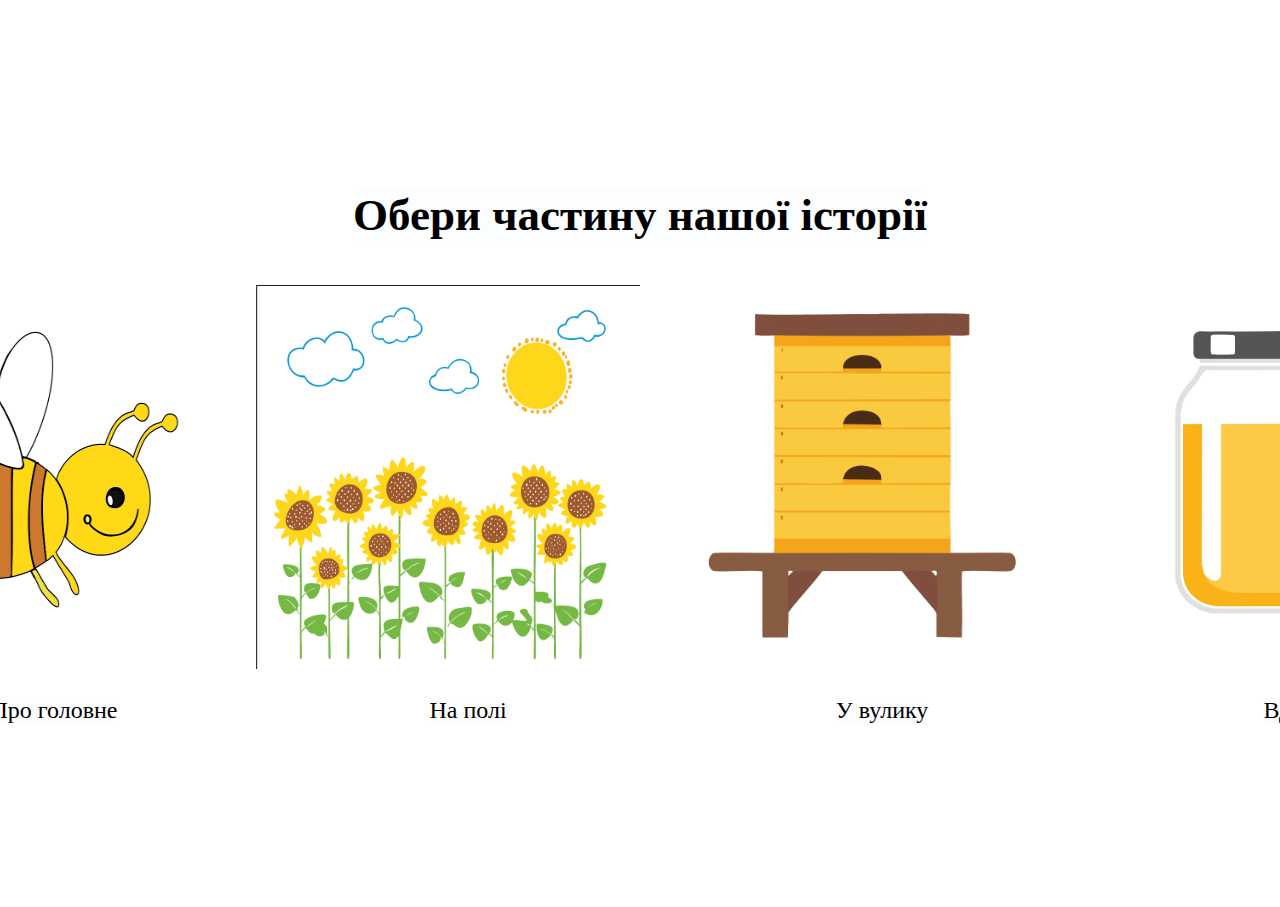
<file: index.html>
<!DOCTYPE html>
<html lang="en">
<head>
    <meta charset="UTF-8">
    <meta name="viewport" content="width=device-width, initial-scale=1.0">
    <link rel="icon" href="res/logo.png" type="image/png">
    <title>Home</title>
    <link rel="stylesheet" href="style.css">
</head>
<body>
    <div class="main">
        <div class="head">
        <h1 class="header">Обери частину нашої історії</h1>
    </div>
    <div class="parts">
        <div class="part">
            <a href="index_2.html"><img src="res/bee.png" alt="pole" width="384px" height="384px"></a>
        <p>Про головне</p>
        </div>
        <div class="part">
            <a href="index_3.html"><img src="res/pole.png" alt="pole" width="384px" height="384px"></a>
            <p>На полі</p>
        </div>
        <div class="part">
            <a href="index_4.html"><img src="res/home.png" alt="pole" width="384px" height="384px"></a>
            <p>У вулику</p>
        </div>
        <div class="part">
            <a href="index_5.html"><img src="res/honey.png" alt="pole" width="384px" height="384px"></a>
            <p>Вдома</p>
        </div>
    </div>
</div>
    
</body>
</html>
</file>
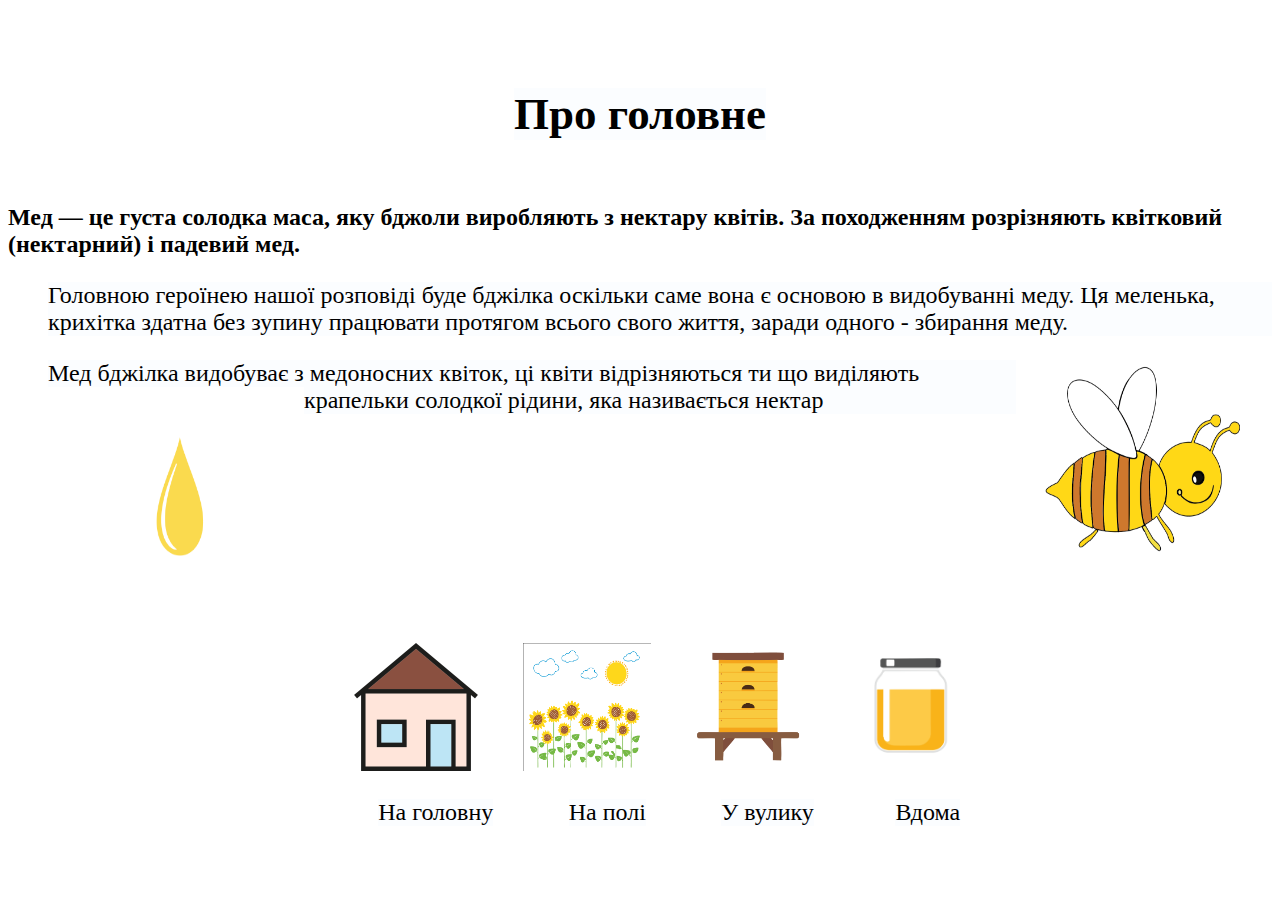
<file: index_2.html>
<!DOCTYPE html>
<html lang="en">
<head>
    <meta charset="UTF-8">
    <meta name="viewport" content="width=device-width, initial-scale=1.0">
    <link rel="icon" href="res/logo.png" type="image/png">
    <title>About</title>
    <link rel="stylesheet" href="style.css">
</head>
<body>
    <div class="main">
        <div class="head">
        <h1 class="header">Про головне</h1>
    </div>
    <div class="info">
        <h2>Мед — це густа солодка маса, яку бджоли виробляють з нектару квітів. За походженням розрізняють квітковий (нектарний) і падевий мед.
        </h2>
        <p>Головною героїнею нашої розповіді буде бджілка оскільки саме вона є основою в видобуванні меду. Ця меленька, крихітка здатна без зупину працювати протягом 
всього свого життя, заради одного - збирання меду.<img class="image" src="res/bee.png" width="256px" height="256px"></p>
        <p>Мед бджілка видобуває з медоносних квіток, ці квіти відрізняються ти що виділяють крапельки солодкої рідини, яка називається нектар<img class= "image_left" src="res/nektar.png" width="256px" height="256px" ></p>
    </div>
    <div class="parts">
        <div class="part">
            <a href="index.html"><img src="res/start.png" alt="pole" width="128px" height="128px"></a>
        <p>На головну</p>
        </div>
        <div class="part">
            <a href="index_3.html"><img src="res/pole.png" alt="pole" width="128px" height="128px"></a>
            <p>На полі</p>
        </div>
        <div class="part">
            <a href="index_4.html"><img src="res/home.png" alt="pole" width="128px" height="128px"></a>
            <p>У вулику</p>
        </div>
        <div class="part">
            <a href="index_5.html"><img src="res/honey.png" alt="pole" width="128px" height="128px"></a>
            <p>Вдома</p>
        </div>
    </div>
</div>
</body>
</html>
</file>
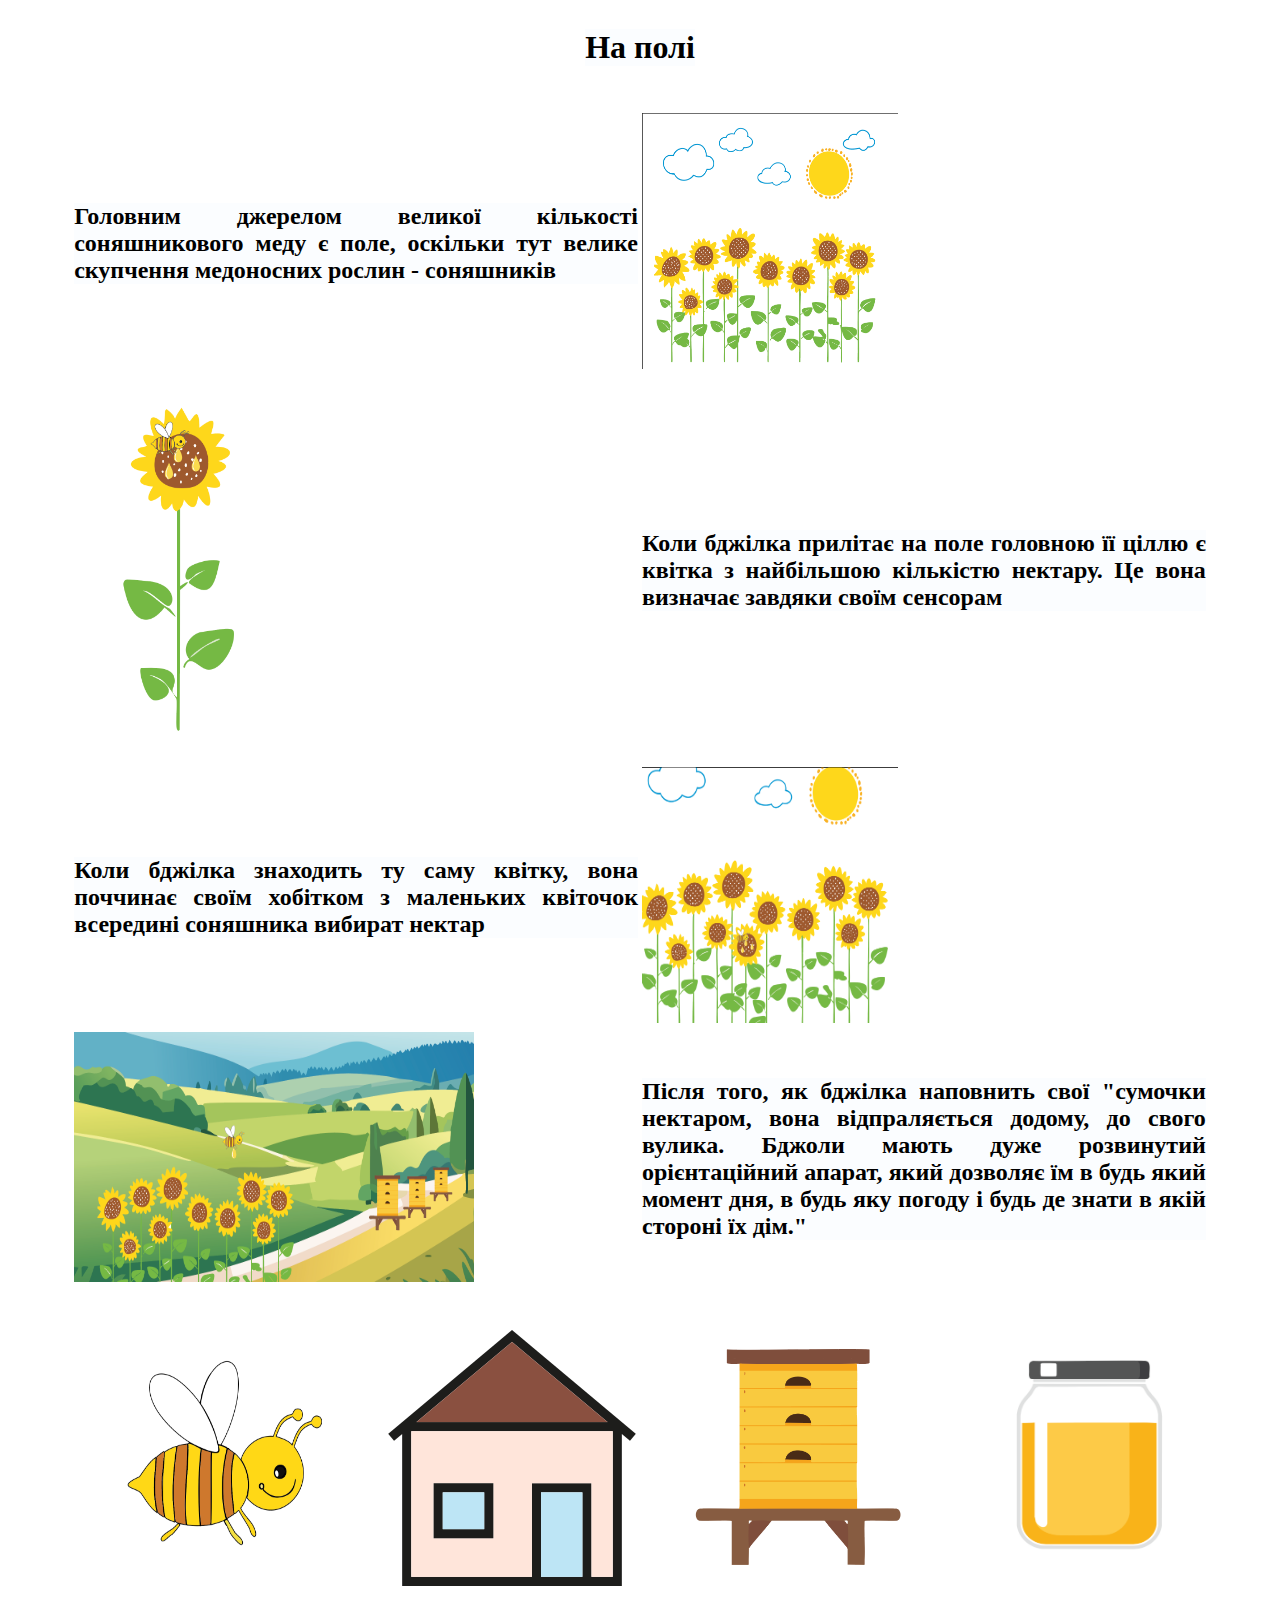
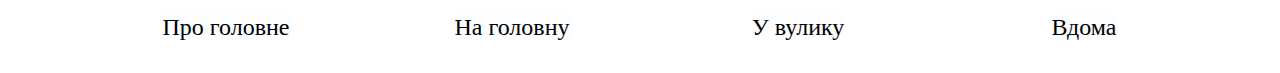
<file: index_3.html>
<!DOCTYPE html>
<html lang="en">
<head>
    <meta charset="UTF-8">
    <meta name="viewport" content="width=device-width, initial-scale=1.0">
    <link rel="icon" href="res/logo.png" type="image/png">
    <title>Na poli</title>
    <link rel="stylesheet" href="style3.css">
</head>
<body>
    <div class="main">
        <h1>На полі</h1>
        <table>
            <tr>
                <td><h2>Головним джерелом великої кількості соняшникового меду є поле, оскільки тут велике скупчення медоносних рослин - соняшників</h2></td>
                <td><img src="res/pole.png" alt="" width="256px" height="256px"></td>
            </tr>
            <tr>
                <td><img src="res/one_sunflower.png" alt="" width="220px"height = 380px></td>
                <td><h2>Коли бджілка прилітає на поле головною її ціллю є квітка з найбільшою кількістю нектару. Це вона визначає завдяки своїм сенсорам</h2></td>
            </tr>
            <tr>
                <td><h2>Коли бджілка знаходить ту саму квітку, вона поччинає своїм хобітком з маленьких квіточок всередині соняшника вибират нектар</h2></td>
                <td><img src="res/pole_sunflower_bee.png" alt="" width="256px" height="256px"></td>
            </tr>
            <tr>
                <td><img src="res/bee_go_home.png" alt="" width="400px " height="250px"></td>
                <td><h2>Після того, як бджілка наповнить свої "сумочки нектаром, вона відпраляється додому, до свого вулика. Бджоли мають дуже розвинутий орієнтаційний апарат, який дозволяє їм в будь який момент дня, в будь яку погоду і будь де знати в якій стороні їх дім."</h2></td>
            </tr>
        </table>
            <div class="nav">
                <div class="parts">
                    <div class="part">
                        <a href="index_2.html"><img src="res/bee.png" alt="pole" width="256px" height="256px"></a>
                    <p>Про головне</p>
                    </div>
                    <div class="part">
                        <a href="index.html"><img src="res/start.png" alt="pole" width="256px" height="256px"></a>
                        <p>На головну</p>
                    </div>
                    <div class="part">
                        <a href="index_4.html"><img src="res/home.png" alt="pole" width="256px" height="256px"></a>
                        <p>У вулику</p>
                    </div>
                    <div class="part">
                        <a href="index_5.html"><img src="res/honey.png" alt="pole" width="256px" height="256px"></a>
                        <p>Вдома</p>
                    </div>
                </div>
            </div>
    </div>
</body>
</html>
</file>
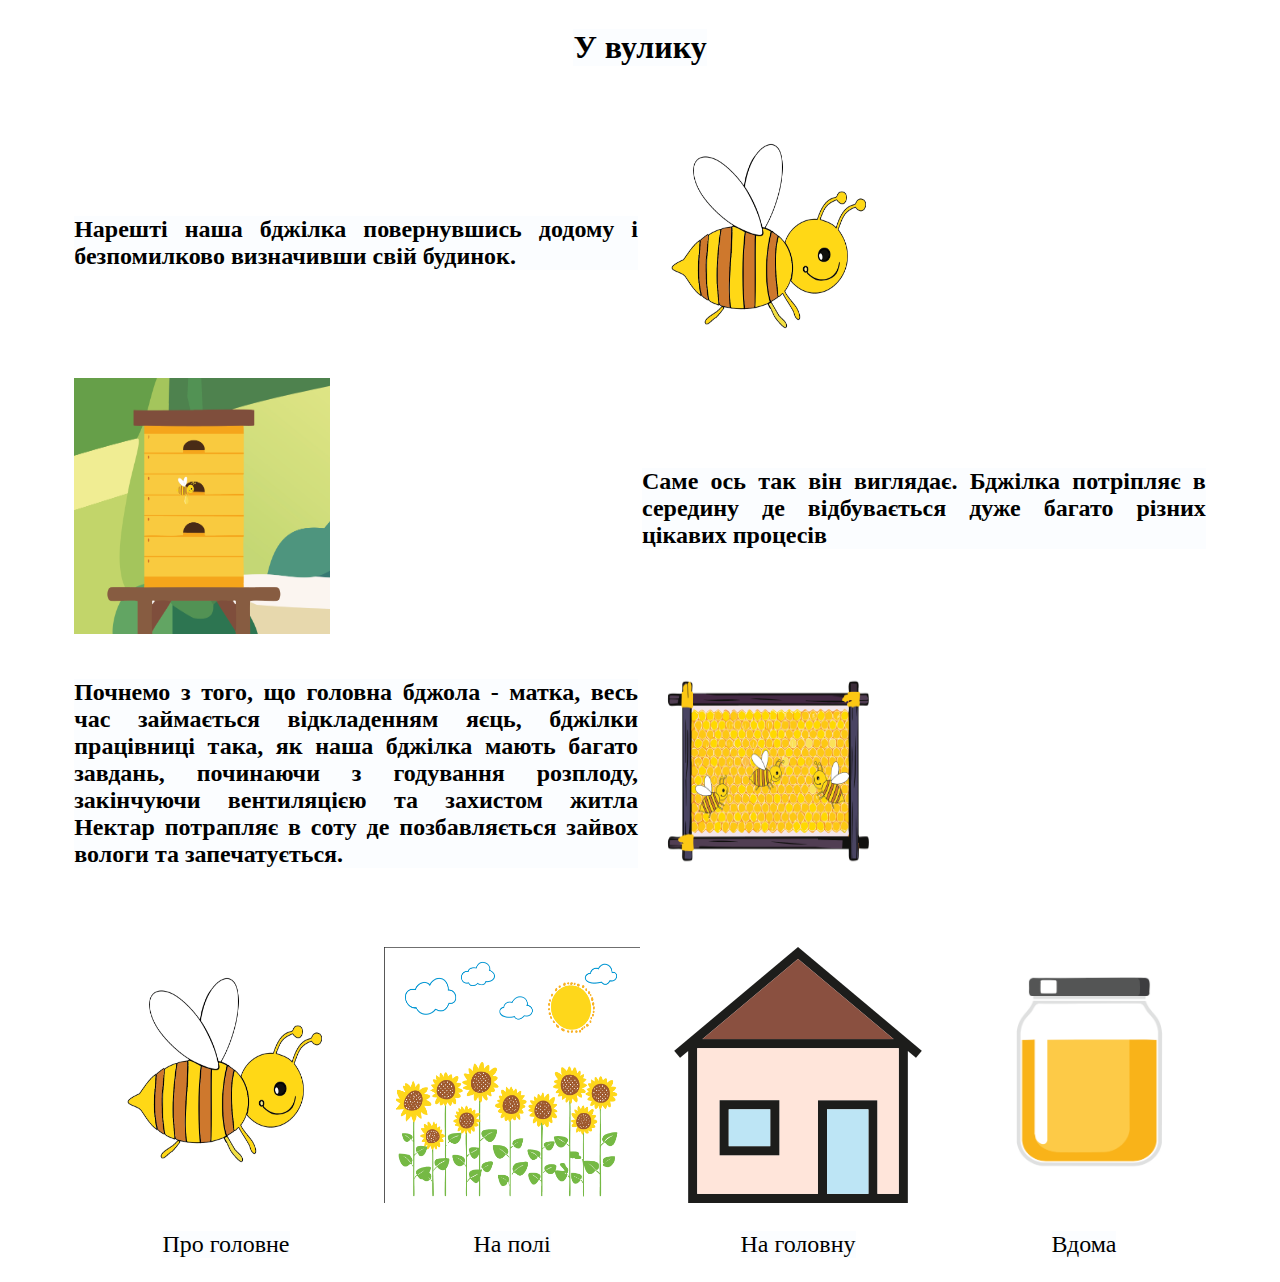
<file: index_4.html>
<!DOCTYPE html>
<html lang="en">
<head>
    <meta charset="UTF-8">
    <meta name="viewport" content="width=device-width, initial-scale=1.0">
    <link rel="icon" href="res/logo.png" type="image/png">
    <title>Vuluk</title>
    <link rel="stylesheet" href="style4.css">
</head>
<body>
    <div class="main">
        <h1>У вулику</h1>
        <table>
            <tr>
                <td><h2>Нарешті наша бджілка повернувшись додому і безпомилково визначивши свій будинок.</h2></td>
                <td><img src="res/bee.png" alt="" width="256px" height="256px"></td>
            </tr>
            <tr>
                <td><img src="res/bee_home.png" alt="" width="256px"height = 256px></td>
                <td><h2>Саме ось так він виглядає. Бджілка потріпляє в середину де відбувається дуже багато різних цікавих процесів</h2></td>
            </tr>
            <tr>
                <td><h2>Почнемо з того, що головна бджола - матка, весь час займається відкладенням яєць, бджілки працівниці така, як наша бджілка мають багато завдань, починаючи з годування розплоду, закінчуючи вентиляцією та захистом житла
                    Нектар потрапляє в соту де позбавляється зайвох вологи та запечатується.
                </h2></td>
                <td><img src="res/bee_in_home.png" alt="" width="256px" height="256px"></td>
            </tr>
        </table>
            <div class="nav">
                <div class="parts">
                    <div class="part">
                        <a href="index_2.html"><img src="res/bee.png" alt="pole" width="256px" height="256px"></a>
                    <p>Про головне</p>
                    </div>
                    <div class="part">
                        <a href="index_3.html"><img src="res/pole.png" alt="pole" width="256px" height="256px"></a>
                        <p>На полі</p>
                    </div>
                    <div class="part">
                        <a href="index.html"><img src="res/start.png" alt="pole" width="256px" height="256px"></a>
                        <p>На головну</p>
                    </div>
                    <div class="part">
                        <a href="index_5.html"><img src="res/honey.png" alt="pole" width="256px" height="256px"></a>
                        <p>Вдома</p>
                    </div>
                </div>
            </div>
    </div>
</body>
</html>
</file>
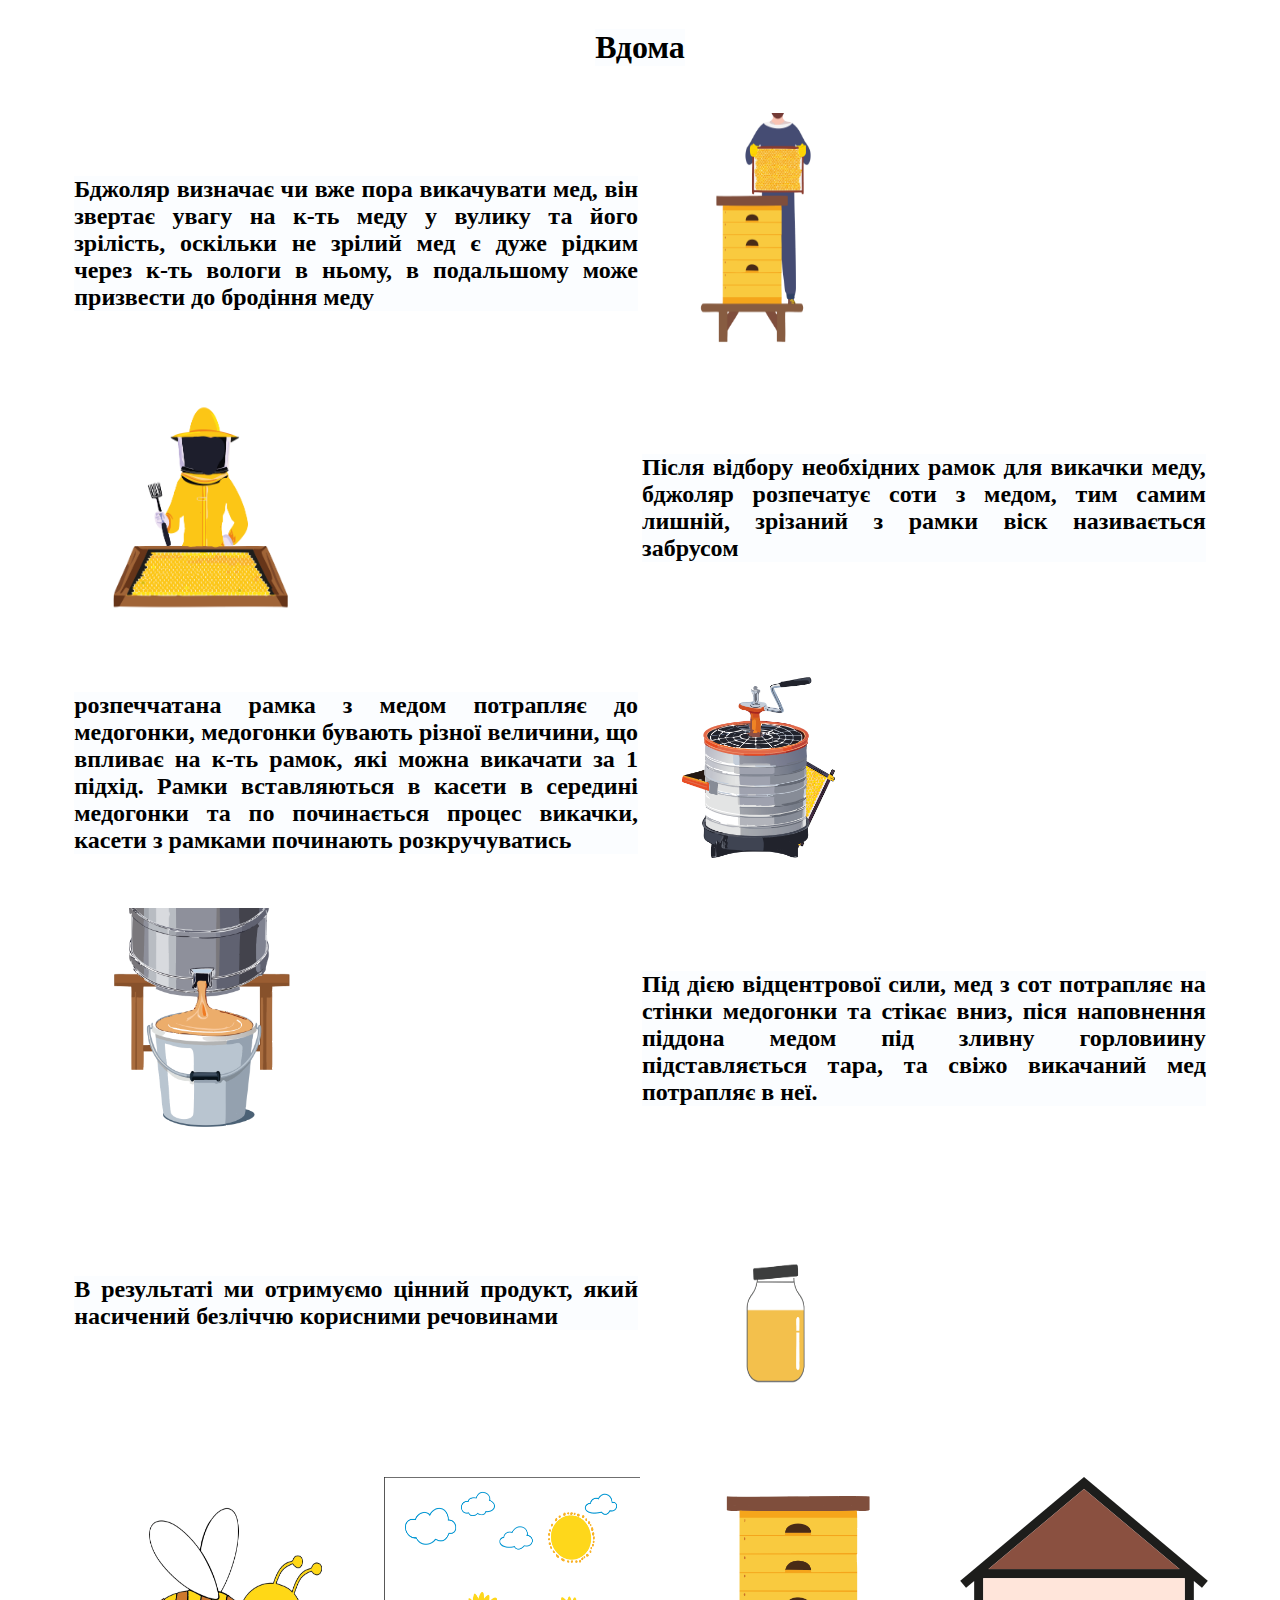
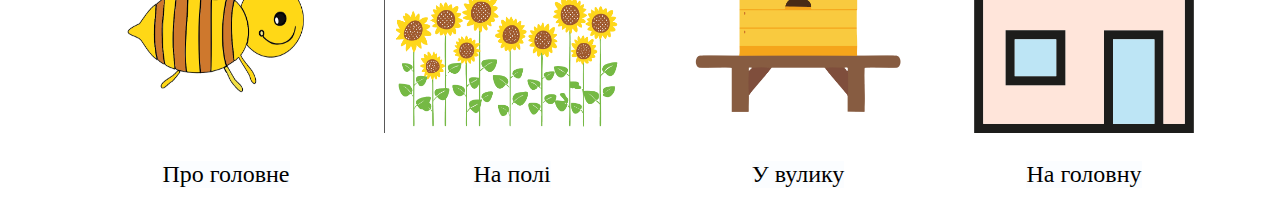
<file: index_5.html>
<!DOCTYPE html>
<html lang="en">
<head>
    <meta charset="UTF-8">
    <meta name="viewport" content="width=device-width, initial-scale=1.0">
    <link rel="icon" href="res/logo.png" type="image/png">
    <title>Doma</title>
    <link rel="stylesheet" href="style5.css">
</head>
<body>
    <div class="main">
        <h1>Вдома</h1>
        <table>
            <tr>
                <td><h2>Бджоляр визначає чи вже пора викачувати мед, він звертає увагу на к-ть меду у вулику та його зрілість, оскільки не 
                    зрілий мед є дуже рідким через к-ть вологи в ньому, в подальшому може призвести до бродіння меду
                </h2></td>
                <td><img src="res/bee_owner.png" alt="" width="256px" height="256px"></td>
            </tr>
            <tr>
                <td><img src="res/owner_and_honey.png" alt="" width="256px"height = 256px></td>
                <td><h2>Після відбору необхідних рамок для викачки меду, бджоляр розпечатує соти з медом, тим самим лишній, зрізаний з рамки віск
                    називається забрусом
                </h2></td>
            </tr>
            <tr>
                <td><h2>розпеччатана рамка з медом потрапляє до медогонки, медогонки бувають різної величини, що впливає на к-ть рамок, які можна викачати за 1 підхід.
                    Рамки вставляються в касети в середині медогонки та по починається процес викачки, касети з рамками починають розкручуватись
                </h2></td>
                <td><img src="res/honey_extractor.png" alt="" width="256px" height="256px"></td>
            </tr>
            <tr>
                <td><img src="res/honey_in_backet.png" alt="" width="256px" height="256px"></td>
                <td><h2>Під дією відцентрової сили, мед з сот потрапляє на стінки медогонки та стікає вниз, піся наповнення піддона медом під зливну горловиину підставляється тара, 
                    та свіжо викачаний мед потрапляє в неї.
                </h2></td>
            </tr>
            <tr>
                <td><h2>В результаті ми отримуємо цінний продукт, який насичений безліччю корисними речовинами
                </h2></td>
                <td><img src="res/honey.gif" alt="" width="256px" height="256px"></td>
            </tr>
        </table>
            <div class="nav">
                <div class="parts">
                    <div class="part">
                        <a href="index_2.html"><img src="res/bee.png" alt="pole" width="256px" height="256px"></a>
                    <p>Про головне</p>
                    </div>
                    <div class="part">
                        <a href="index_3.html"><img src="res/pole.png" alt="pole" width="256px" height="256px"></a>
                        <p>На полі</p>
                    </div>
                    <div class="part">
                        <a href="index_4.html"><img src="res/home.png" alt="pole" width="256px" height="256px"></a>
                        <p>У вулику</p>
                    </div>
                    <div class="part">
                        <a href="index.html"><img src="res/start.png" alt="pole" width="256px" height="256px"></a>
                        <p>На головну</p>
                    </div>
                </div>
            </div>
    </div>
</body>
</html>
</file>
<file: style.css>
body{
    display: flex;
    flex-direction: column;
    justify-content: center;
    background-image: url(https://watermark.lovepik.com/photo/20211121/large/lovepik-the-background-of-the-meadow-picture_500617369.jpg);
    background-repeat:no-repeat;
    background-size: cover;
    background-attachment: fixed;
    height: 99vh;

}
h1{
    padding-top: -40px;
    margin-bottom: 40px;
    font-size: 45px;
    border-bottom: 4px solid white;
    color: black;
    background-color: rgba(240, 248, 255, 0.296);
}
.main{
    display: flex;
    flex-direction: column;
    align-items: center;
}
.parts{
    display: flex;
    flex-direction: row;
}
.part{
    display: flex;
    flex-direction: column;
    align-items: center;
    margin-left: 30px
}
p{
    font-size: x-large;
    margin-left: 40px;
    color: black;
    background-color: rgba(240, 248, 255, 0.296);
}
.image{
    float: right;
}
.image_left{
    float: left;
}
</file>
<file: style3.css>
body{
    display: flex;
    flex-direction: column;
    justify-content: center;
    background-image: url(https://cdn.pixabay.com/photo/2020/04/03/12/12/sunflower-4998633_1280.jpg);
    background-repeat:no-repeat;
    background-size: cover;
    background-attachment: fixed;

}
h2{
    color: black;
    background-color: rgba(240, 248, 255, 0.296);
}
.main{
    display: flex;
    flex-direction: column;
    align-items: center;
}
.parts{
    display: flex;
    flex-direction: row;
}
.part{
    display: flex;
    flex-direction: column;
    align-items: center;
    margin-left: 30px
}
p{
    font-size: x-large;
    color: black;
    background-color: rgba(240, 248, 255, 0.296);

}
h1{
    border-bottom: 4px solid white;
    margin-bottom: 40px;
    color: black;
    background-color: rgba(240, 248, 255, 0.296);
}
table{
    width: 90%;
    table-layout: fixed;
    padding-bottom: 40px;
}
td, th, tr{
    align-items: center;
    border-bottom: 1px solid white;
    text-align: justify;
}
</file>
<file: style4.css>
body{
    display: flex;
    flex-direction: column;

    background-image: url(https://agroportal.ua/storage/media/uploads/articles/078ce7b-------------------------------------------.jpg);
    background-repeat:no-repeat;
    background-size: cover;
    background-attachment: fixed;
    height: 99vh;
}
h2{
    color: black;
    background-color: rgba(240, 248, 255, 0.296);
}
.main{
    display: flex;
    flex-direction: column;
    align-items: center;
}
.parts{
    display: flex;
    flex-direction: row;
}
.part{
    display: flex;
    flex-direction: column;
    align-items: center;
    margin-left: 30px
}
p{
    font-size: x-large;
    color: black;
    background-color: rgba(240, 248, 255, 0.296);

}
h1{
    border-bottom: 4px solid white;
    margin-bottom: 40px;
    color: black;
    background-color: rgba(240, 248, 255, 0.296);
}
table{
    width: 90%;
    table-layout: fixed;
    padding-bottom: 40px;
}
td, th, tr{
    align-items: center;
    border-bottom: 1px solid white;
    text-align: justify;
}
</file>
<file: style5.css>
body{
    display: flex;
    flex-direction: column;
    background-image: url(https://img.freepik.com/free-photo/dark-room-with-wooden-floor_1048-2481.jpg);
    background-repeat:no-repeat;
    background-size: cover;
    background-attachment: fixed;
    height: 99vh;
}
h2{
    color: black;
    background-color: rgba(240, 248, 255, 0.296);
}
.main{
    display: flex;
    flex-direction: column;
    align-items: center;
}
.parts{
    display: flex;
    flex-direction: row;
}
.part{
    display: flex;
    flex-direction: column;
    align-items: center;
    margin-left: 30px
}
p{
    font-size: x-large;
    color: black;
    background-color: rgba(240, 248, 255, 0.296);

}
h1{
    border-bottom: 4px solid white;
    margin-bottom: 40px;
    color: black;
    background-color: rgba(240, 248, 255, 0.296);
}
table{
    width: 90%;
    table-layout: fixed;
    padding-bottom: 40px;
}
td, th, tr{
    align-items: center;
    border-bottom: 1px solid white;
    text-align: justify;
}
</file>
